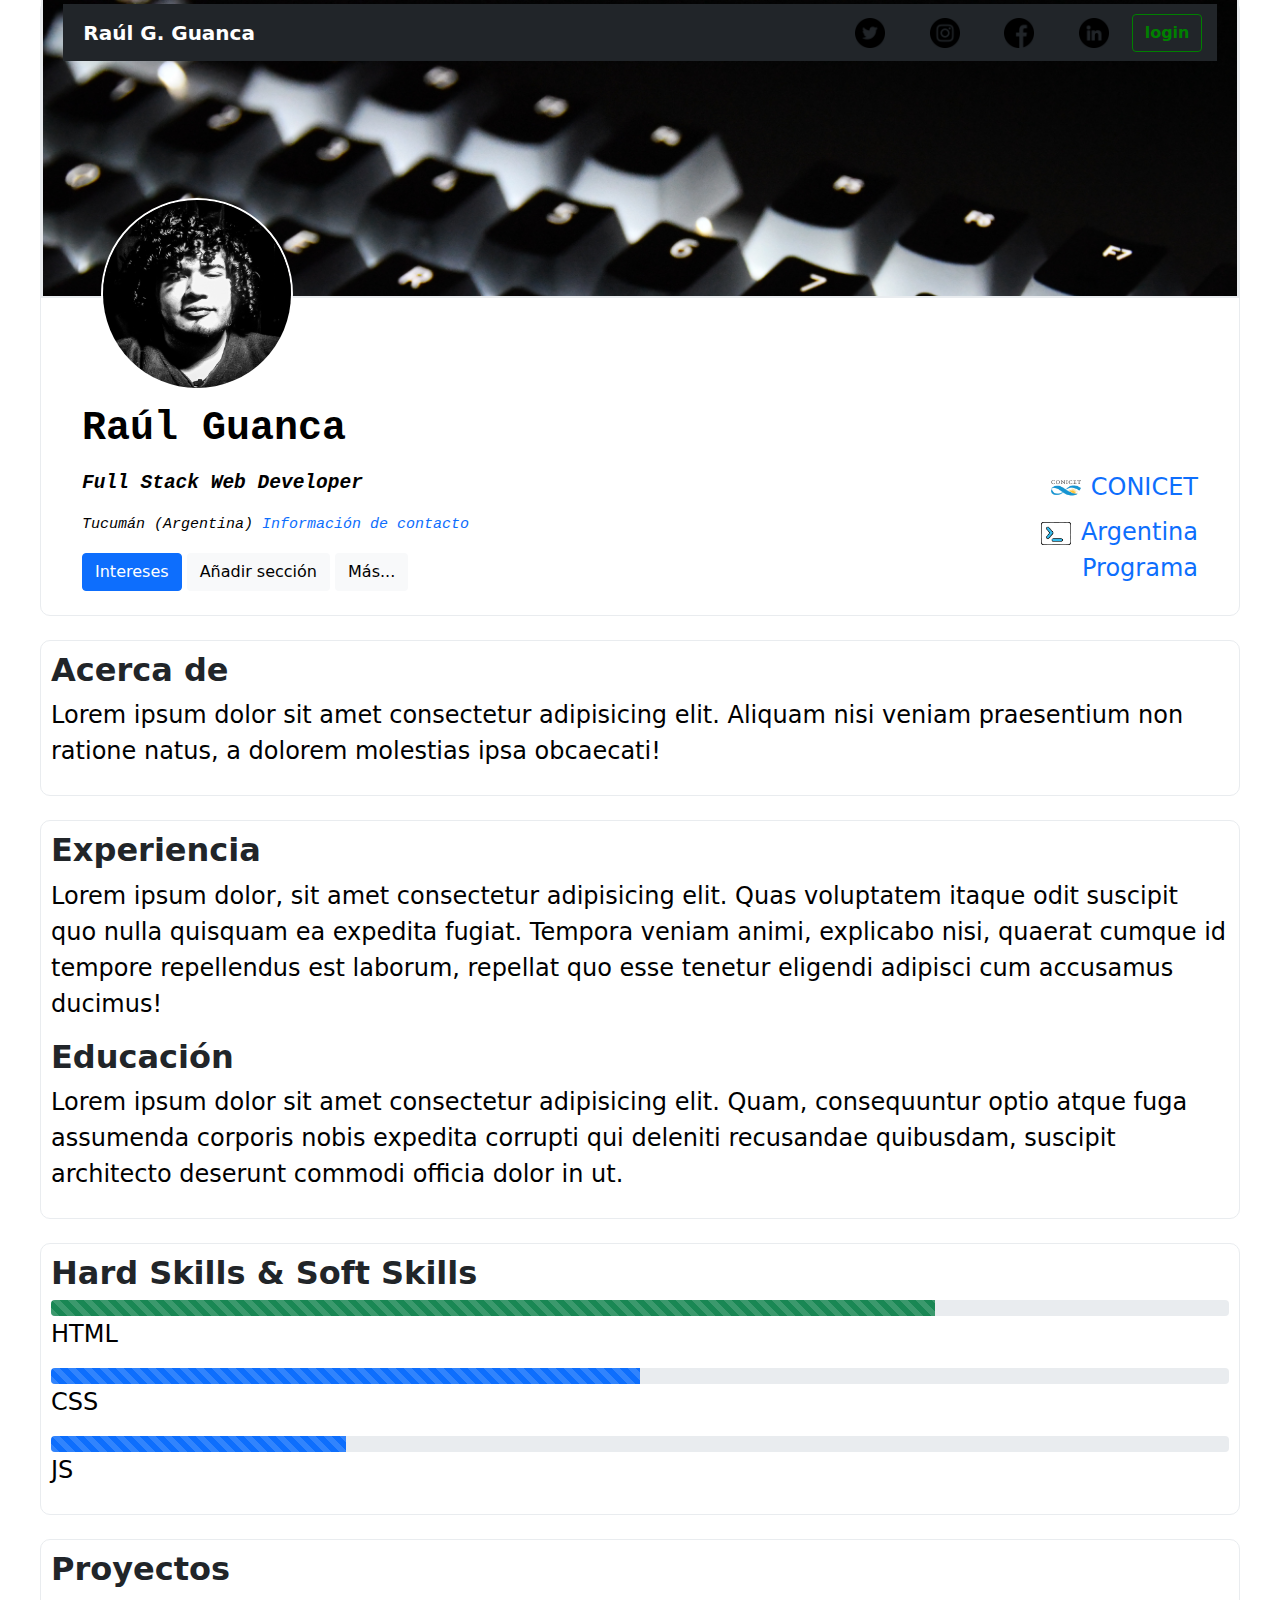
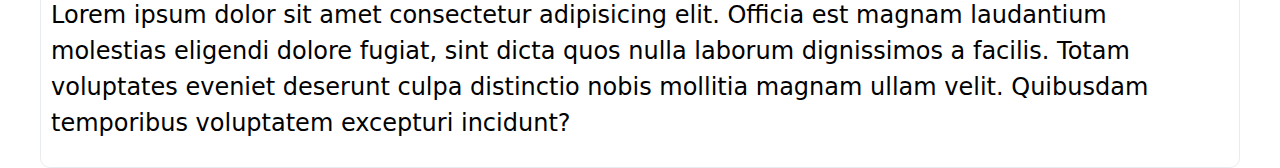
<file: index.html>
<!DOCTYPE html>
<html lang="en">
<head>
    <meta charset="UTF-8">
    <meta http-equiv="X-UA-Compatible" content="IE=edge">
    <meta name="viewport" content="width=device-width, initial-scale=1.0">
    <link rel="stylesheet" href="css/bootstrap.min.css"/>
    <link rel="stylesheet" href="scss/styles.css"/>
    <title>Portfolio Raúl Guanca</title>
</head>
<body>
    <div class="informImpor">
    <header>
      <div class="hdrstyle">
        <div class="nBarStyle">
        <nav class="navbar navbar-expand-xl navbar-dark bg-dark text-white">
            <a class="navbar-brand" href="index.html"><strong>Raúl G. Guanca</strong></a>

            <button class="navbar-toggler" type="button" data-bs-toggle="collapse" data-bs-target="#navbarSupportedContent" aria-controls="navbarSupportedContent" aria-expanded="false" aria-label="Toggle navigation">
              <span class="navbar-toggler-icon"></span>
            </button>
            <div class="collapse navbar-collapse" id="navbarSupportedContent">

                <ul class="navbar-nav flex-row ms-auto">
                  <li class="nav-item">
                    <a class="nav-link" href="https://twitter.com/ra_gabg" target="_blank"><img src="images/twitter.png" alt="Twitter" title="Twitter" width="30px"></a>
                  </li>
                  <li class="nav-item">
                    <a class="nav-link active" href="https://www.instagram.com/ra_gabg/" target="_blank"><img src="images/instagram.png" alt="Instagram" title="Instagram" width="30px"></a>
                  </li>
                  <li class="nav-item">
                    <a class="nav-link" href="https://www.facebook.com/raul.gabg" target="_blank"><img src="images/facebook.png" alt="Facebook" title="Facebook" width="30px"></a>
                  </li>
                  <li class="nav-item">
                    <a class="nav-link" href="https://www.linkedin.com/in/ra%C3%BAl-gabriel-guanca-935828228/" target="_blank"><img src="images/linkedin.png" alt="linkedin" title="linkedin" width="30px"></a>
                  </li>
                </ul>
                
                <div class="btnLog">
                  <button type="button" class="btn" id="glogin" onclick="signIn();"><i class="fa fa-google-plus"></i><b>login</b></button>
                </div>
                
              </nav>  
            </div>
      </div>   
    </header>
          
  <section class="container">    
    <div class="profilePicture">
        <img src="images/gabriel_r_guanca.jpg" title="Raúl" alt="Raúl G. Guanca"/>
      </div>
    
         <div class="tituloNombre">
           <h1>Ra&uacute;l Guanca</h1>
         </div>
        <div>

      <div class="iconsRight">
          <p><a href="https://www.conicet.gov.ar/" target="_blank">
            <img src="images/conicet.png" alt="CONICET">CONICET</a></p>
      </div>
      
      <div class="hardSkill">
        <p><em>Full Stack Web Developer</em></p>
      </div>
      <div class="iconsRight">
          <p><a href="https://www.argentina.gob.ar/produccion/transformacion-digital-y-economia-del-conocimiento/argentina-programa" target="_blank">
              <img src="images/Ap.png" alt="AP">Argentina<br/>Programa</a></p>     
      </div>
      
      <div class="lugarYContacto">
        <p><em>Tucumán (Argentina) <a href="pages/contacto.html" title="contacto">Información de contacto</a></em></p>
      </div>
     </div>
    
      <nav>
          <a href="#" class="btn btn-primary">Intereses</a>
          <span class="botonWhite">
            <a href="#" class="btn">Añadir sección</a>
         <a href="#" class="btn">M&aacute;s...</a>
        </span>
      </nav>
    <br>
    </div>
    <br/>

    <article>
        <h2>Acerca de</h2>
        <p>Lorem ipsum dolor sit amet consectetur adipisicing elit. Aliquam nisi veniam praesentium non ratione natus, a dolorem molestias ipsa obcaecati!</p>
    </article>
    <br/>
    
    <article>
      <h2>Experiencia</h2>
      <p>Lorem ipsum dolor, sit amet consectetur adipisicing elit. Quas voluptatem itaque odit suscipit quo nulla quisquam ea expedita fugiat. Tempora veniam animi, explicabo nisi, quaerat cumque id tempore repellendus est laborum, repellat quo esse tenetur eligendi adipisci cum accusamus ducimus!</p>
      <h2>Educaci&oacute;n</h2>
      <p>Lorem ipsum dolor sit amet consectetur adipisicing elit. Quam, consequuntur optio atque fuga assumenda corporis nobis expedita corrupti qui deleniti recusandae quibusdam, suscipit architecto deserunt commodi officia dolor in ut.</p>
    </article>

    <br>
    
    <article class="progressBar">
      <h2>Hard Skills & Soft Skills</h2>
      <div class="progress">
        <div class="progress-bar bg-success progress-bar-striped progress-bar-animated" role="progressbar" aria-valuenow="75" aria-valuemin="0" aria-valuemax="100" style="width: 75%"></div>
      </div>
      <p>HTML</p>
      <div class="progress">
        <div class="progress-bar progress-bar-striped progress-bar-animated" role="progressbar" aria-valuenow="50" aria-valuemin="0" aria-valuemax="100" style="width: 50%"></div>
      </div>
      <p>CSS</p>
      <div class="progress">
        <div class="progress-bar progress-bar-striped progress-bar-animated" role="progressbar" aria-valuenow="25" aria-valuemin="0" aria-valuemax="100" style="width: 25%"></div>
      </div>
       <p>JS</p>
    </article>

    <br>

    <article>
      <h2>Proyectos</h2>
      <p>Lorem ipsum dolor sit amet consectetur adipisicing elit. Officia est magnam laudantium molestias eligendi dolore fugiat, sint dicta quos nulla laborum dignissimos a facilis. Totam voluptates eveniet deserunt culpa distinctio nobis mollitia magnam ullam velit. Quibusdam temporibus voluptatem excepturi incidunt?</p>
    </article>
    
  </section>
    <script src="js/bootstrap.bundle.min.js"/></script>
</body>
</html>
</file>
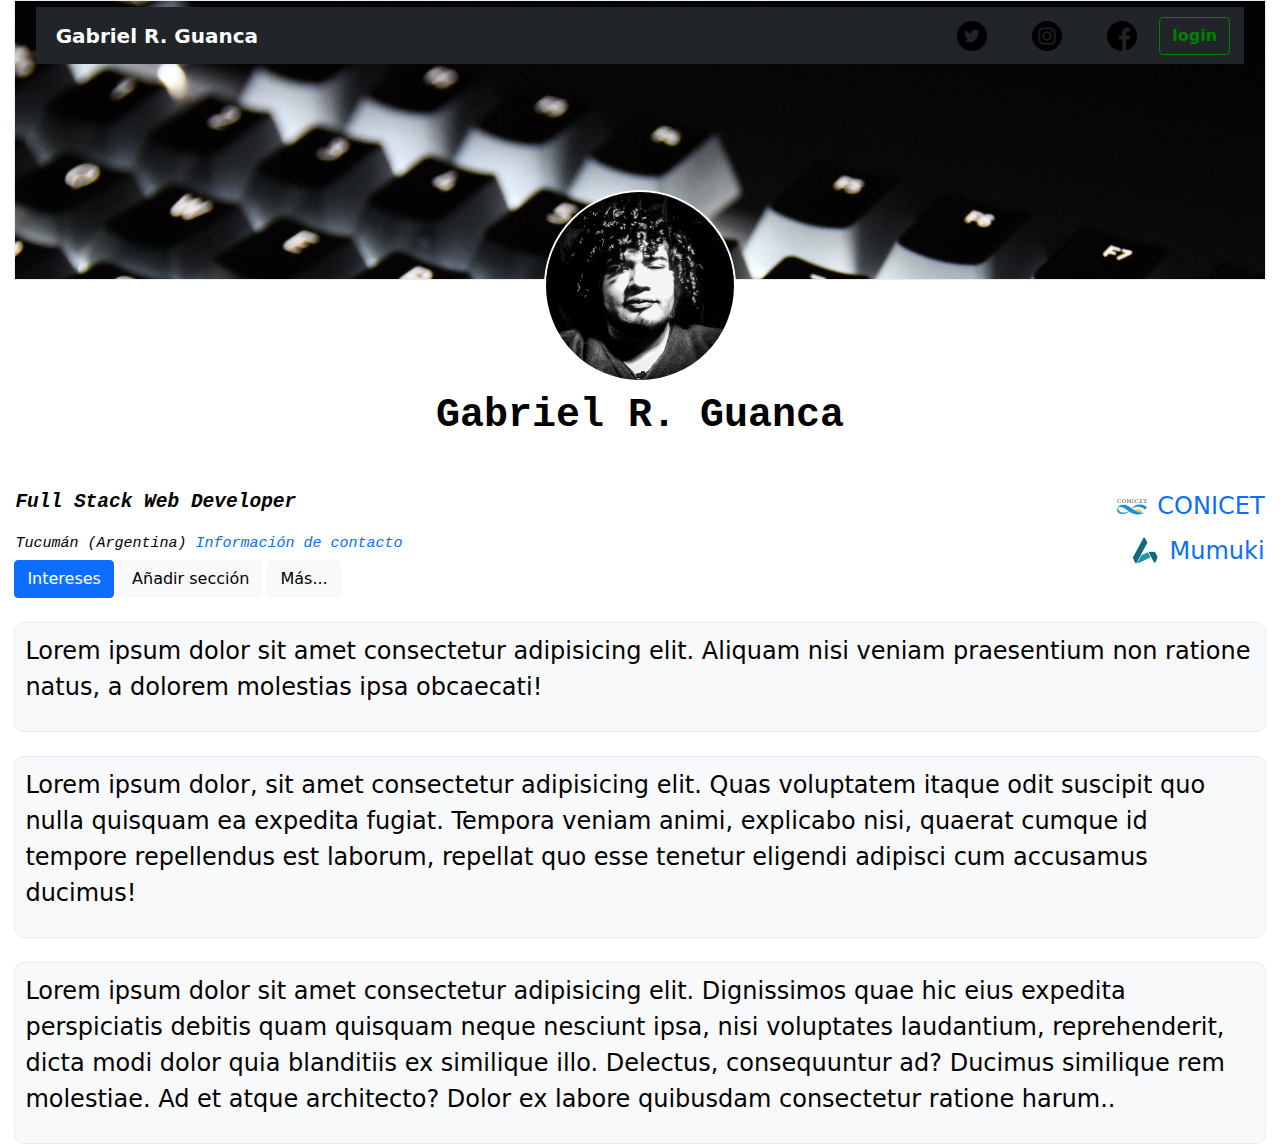
<file: Front-End/index.html>
<!DOCTYPE html>
<html lang="en">
<head>
    <meta charset="UTF-8">
    <meta http-equiv="X-UA-Compatible" content="IE=edge">
    <meta name="viewport" content="width=device-width, initial-scale=1.0">
    <link rel="stylesheet" href="css/bootstrap.min.css"/>
    <link rel="stylesheet" href="scss/styles.css"/>
    <title>Portfolio Gabriel Guanca</title>
</head>
<body>
    <header>
        <div class="nBarStyle">
        <nav class="navbar navbar-expand-xl navbar-dark bg-dark text-white">
            <a class="navbar-brand" href="index.html"><strong>Gabriel R. Guanca</strong></a>

                <ul class="navbar-nav flex-row ms-auto">
                  <li class="nav-item">
                    <a class="nav-link" href="https://twitter.com/rg_gabu" target="_blank"><img src="images/twitter.png" alt="Twitter" title="Twitter" width="30px"></a>
                  </li>
                  <li class="nav-item">
                    <a class="nav-link active" href="https://www.instagram.com/r_ggabu/" target="_blank"><img src="images/instagram.png" alt="Instagram" title="Instagram" width="30px"></a>
                  </li>
                  <li class="nav-item">
                    <a class="nav-link" href="https://www.facebook.com/rg.gabu" target="_blank"><img src="images/facebook.png" alt="Facebook" title="Facebook" width="30px"></a>
                  </li>
                </ul>
  
              <div class="btnLog">
                <button type="button" class="btn" id="glogin" onclick="signIn();"><i class="fa fa-google-plus"></i><b>login</b></button>
              </div>
          
        </nav>  
    </div>
    
    <div class="profilePicture">
       <img src="images/gabriel_r_guanca.jpg" title="Gabriel" alt="Gabriel R. Guanca"/>
    </div>
    
    <div class="tituloNombre">
        <h1>Gabriel R. Guanca</h1>
    </div>
    <br/>
    <div>

      <div class="iconsRight">
          <p><a href="https://www.conicet.gov.ar/">
            <img src="images/conicet.png" alt="CONICET">CONICET</a></p>
      </div>
      
      <div class="acercaDe">
        <p><em>Full Stack Web Developer</em></p>
      </div>
      <div class="iconsRight">
          <p><a href="https://mumuki.io/home/">
              <img src="images/mumuki.png" alt="Mumuki">Mumuki</a></p>     
      </div>
      
      <div class="lugarYContacto">
        <p><em>Tucumán (Argentina) <a href="pages/contacto.html" title="contacto">Información de contacto</a></em></p>
      </div>
    </div>
  </header>
    
    <section>
      <span>
        <div style="margin-top: 280px";></div>
      </span>
      
        <nav>
          <a href="#" class="btn btn-primary">Intereses</a>
          <span class="botonWhite">
            <a href="#" class="btn">Añadir sección</a>
         <a href="#" class="btn">M&aacute;s...</a>
        </span>
      </nav>

    <br/>

    <article>
        <p>Lorem ipsum dolor sit amet consectetur adipisicing elit. Aliquam nisi veniam praesentium non ratione natus, a dolorem molestias ipsa obcaecati!</p>
    </article>
    <br/>
    
    <article>
      <p>Lorem ipsum dolor, sit amet consectetur adipisicing elit. Quas voluptatem itaque odit suscipit quo nulla quisquam ea expedita fugiat. Tempora veniam animi, explicabo nisi, quaerat cumque id tempore repellendus est laborum, repellat quo esse tenetur eligendi adipisci cum accusamus ducimus!</p>
    </article>

    <br>
    
    <article>
      <p>Lorem ipsum dolor sit amet consectetur adipisicing elit. Dignissimos quae hic eius expedita perspiciatis debitis quam quisquam neque nesciunt ipsa, nisi voluptates laudantium, reprehenderit, dicta modi dolor quia blanditiis ex similique illo. Delectus, consequuntur ad? Ducimus similique rem molestiae. Ad et atque architecto? Dolor ex labore quibusdam consectetur ratione harum..</p>
    </article>
    
  </section>
    <script src="js/bootstrap.bundle.min.js"/></script>
</body>
</html>
</file>
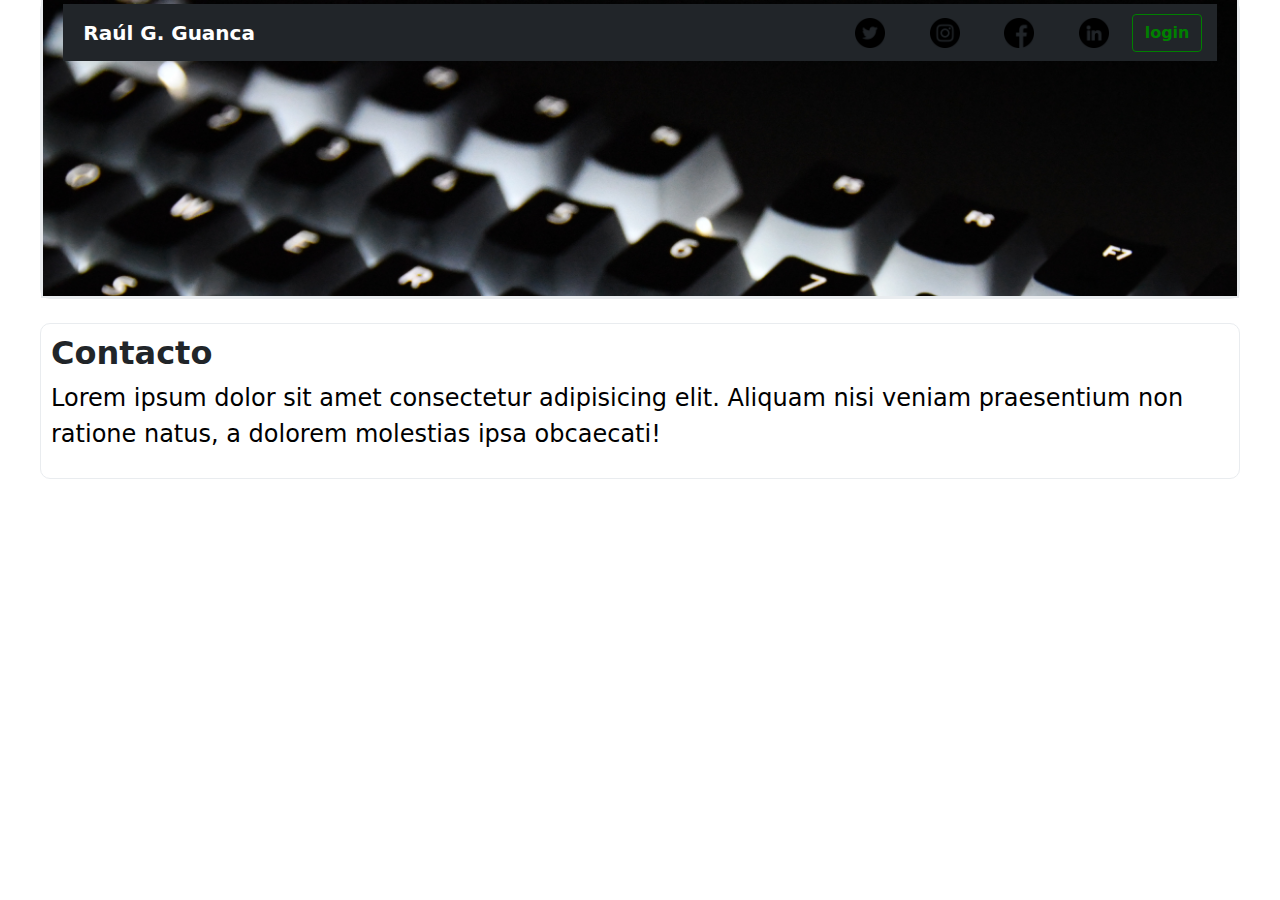
<file: pages/contacto.html>
<!DOCTYPE html>
<html lang="en">
<head>
    <meta charset="UTF-8">
    <meta http-equiv="X-UA-Compatible" content="IE=edge">
    <meta name="viewport" content="width=device-width, initial-scale=1.0">
    <link rel="stylesheet" href="../css/bootstrap.min.css"/>
    <link rel="stylesheet" href="../scss/styles.css"/>
    <title>Conctacto</title>
</head>
<body>
  <div class="informImpor">
    <header>
      <div class="hdrstyle">
        <div class="nBarStyle">
        <nav class="navbar navbar-expand-xl navbar-dark bg-dark text-white">
            <a class="navbar-brand" href="../index.html"><strong>Raúl G. Guanca</strong></a>

            <button class="navbar-toggler" type="button" data-bs-toggle="collapse" data-bs-target="#navbarSupportedContent" aria-controls="navbarSupportedContent" aria-expanded="false" aria-label="Toggle navigation">
              <span class="navbar-toggler-icon"></span>
            </button>
            <div class="collapse navbar-collapse" id="navbarSupportedContent">

                <ul class="navbar-nav flex-row ms-auto">
                  <li class="nav-item">
                    <a class="nav-link" href="https://twitter.com/rg_gabu" target="_blank"><img src="../images/twitter.png" alt="Twitter" title="Twitter" width="30px"></a>
                  </li>
                  <li class="nav-item">
                    <a class="nav-link active" href="https://www.instagram.com/r_ggabu/" target="_blank"><img src="../images/instagram.png" alt="Instagram" title="Instagram" width="30px"></a>
                  </li>
                  <li class="nav-item">
                    <a class="nav-link" href="https://www.facebook.com/rg.gabu" target="_blank"><img src="../images/facebook.png" alt="Facebook" title="Facebook" width="30px"></a>
                  </li>
                  <li class="nav-item">
                    <a class="nav-link" href="https://www.linkedin.com/in/ra%C3%BAl-gabriel-guanca-935828228/" target="_blank"><img src="../images/linkedin.png" alt="linkedin" title="linkedin" width="30px"></a>
                  </li>
                </ul>
                
                <div class="btnLog">
                  <button type="button" class="btn" id="glogin" onclick="signIn();"><i class="fa fa-google-plus"></i><b>login</b></button>
                </div>
                
              </nav>  
            </div>
      </div>   
    </header>
  </div>
        <br/>
        <article>
          <h2>Contacto</h2>
          <p>Lorem ipsum dolor sit amet consectetur adipisicing elit. Aliquam nisi veniam praesentium non ratione natus, a dolorem molestias ipsa obcaecati!</p>
      </article>
        <br/>
        
        <div>
          
        </div>
        
        
      </section> 
    <script src="../js/bootstrap.bundle.min.js"/></script>
</body>
</html>
</file>
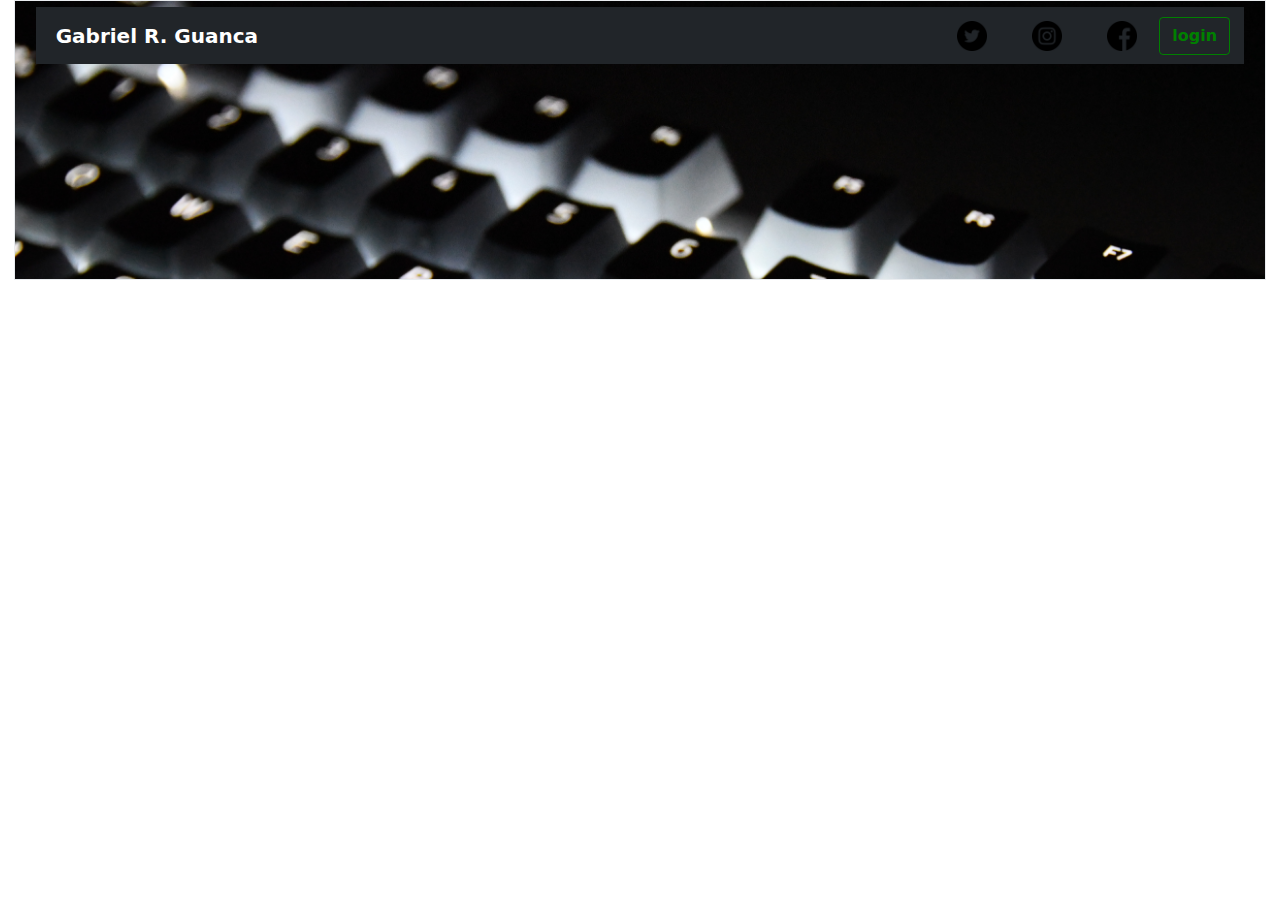
<file: Front-End/pages/contacto.html>
<!DOCTYPE html>
<html lang="en">
<head>
    <meta charset="UTF-8">
    <meta http-equiv="X-UA-Compatible" content="IE=edge">
    <meta name="viewport" content="width=device-width, initial-scale=1.0">
    <link rel="stylesheet" href="../css/bootstrap.min.css"/>
    <link rel="stylesheet" href="../scss/styles.css"/>
    <title>Conctacto</title>
</head>
<body>
    <header>
      <div class="nBarStyle">
        <nav class="navbar navbar-expand-xl navbar-dark bg-dark text-white">
            <a class="navbar-brand" href="index.html"><strong>Gabriel R. Guanca</strong></a>

                <ul class="navbar-nav flex-row ms-auto">
                  <li class="nav-item">
                    <a class="nav-link" href="https://twitter.com/rg_gabu" target="_blank"><img src="../images/twitter.png" alt="Twitter" title="Twitter" width="30px"></a>
                  </li>
                  <li class="nav-item">
                    <a class="nav-link active" href="https://www.instagram.com/r_ggabu/" target="_blank"><img src="../images/instagram.png" alt="Instagram" title="Instagram" width="30px"></a>
                  </li>
                  <li class="nav-item">
                    <a class="nav-link" href="https://www.facebook.com/rg.gabu" target="_blank"><img src="../images/facebook.png" alt="Facebook" title="Facebook" width="30px"></a>
                  </li>
                </ul>
  
              <div class="btnLog">
                <button type="button" class="btn" id="glogin" onclick="signIn();"><i class="fa fa-google-plus"></i><b>login</b></button>
              </div>
          
        </nav>  
    </div>
    </header>
    
        <br/>
        <div>
          
        </div>
        <br/>
        
        <div>
          
        </div>
        
        
      </section> 
    <script src="../js/bootstrap.bundle.min.js"/></script>
</body>
</html>
</file>
<file: scss/styles.css>
html {
  margin: 0in 0.15in;
}

body {
  background-color: white;
  min-height: 100vh;
  max-width: 1200px;
  margin: 0 auto;
}

h1 {
  color: black;
  font-weight: bold;
  background-color: transparent;
  background-image: none;
}

h2 {
  font-weight: bold;
}

p {
  font-size: 1.5em;
  color: black;
  background-color: transparent;
  background-image: none;
}

a {
  text-decoration: none;
}

header {
  border: 1px solid #e9ecef;
  background: url("../images/background_keyboard.jpg") no-repeat center center fixed;
  background-size: cover;
  margin-top: -5px;
}

.hdrstyle {
  border: 1px solid #e9ecef;
  height: 300px;
  width: 100%;
  position: relative;
  left: 0;
  top: 0;
}

.informImpor {
  border: 1px solid #e9ecef;
  border-radius: 10px;
}

.profilePicture img {
  width: 2in;
  height: 2in;
  display: block;
  position: relative;
  border-radius: 100px;
  border: 0.03in solid white;
  margin-left: 0.2in;
}

.container {
  margin-top: -100px;
}

.tituloNombre {
  color: black;
  font-family: "Courier New", Courier, monospace;
  text-align: left;
  margin-top: 15px;
}

.hardSkill {
  font-family: "Courier New", Courier, monospace;
  font-size: small;
  font-weight: bold;
}

.lugarYContacto {
  font-family: "Courier New", Courier, monospace;
  font-size: x-small;
}

.irInicio {
  font-size: large;
  font-weight: bold;
  font-family: "Courier New", Courier, monospace;
}

.nBarStyle, .navbar-brand, .nav-link {
  margin: 0in 0.15in;
  padding: 0.06in;
}

.menuLinks ul {
  list-style-type: none;
  background-color: #457b9d;
  overflow: hidden;
  margin-right: 0px;
  padding: 0%;
}

.menuLinks li a {
  display: flexbox;
  color: white;
  text-align: center;
  padding: 15px;
  text-decoration: none;
}

.menuLinks li {
  float: left;
}

.botonWhite .btn {
  background-color: #f8f9fa;
  border-color: none;
  color: black;
}

article {
  border: 1px solid #e9ecef;
  border-radius: 10px;
  padding: 10px;
  background-color: none;
}

.btnLog .btn {
  background-color: rgba(var(--bs-dark-rgb), var(--bs-bg-opacity)) !important;
  border-color: green;
  color: green;
  margin-right: 0.15in;
}

.iconsRight img {
  float: right reverse;
  width: 50px;
  padding: 0px 10px;
}

.iconsRight p a {
  float: right;
  text-align: right;
}/*# sourceMappingURL=styles.css.map */
</file>
<file: Front-End/scss/styles.css>
html {
  margin: 0in 0.15in;
}

body {
  background-color: white;
}

h1 {
  color: black;
  font-weight: bold;
  background-color: transparent;
  background-image: none;
}

p {
  font-size: 1.5em;
  color: black;
  background-color: transparent;
  background-image: none;
}

a {
  text-decoration: none;
}

header {
  border: 1px solid #e9ecef;
  background: url("../images/background_keyboard.jpg") no-repeat center center fixed;
  background-size: cover;
  height: 280px;
  width: 100%;
  position: relative;
  left: 0;
  top: 0;
}

.profilePicture img {
  width: 2in;
  height: 2in;
  display: block;
  margin: 0px auto;
  position: relative;
  top: 120px;
  border-radius: 100px;
  border: 0.03in solid white;
}

.tituloNombre {
  color: black;
  font-family: "Courier New", Courier, monospace;
  text-align: center;
  margin-top: 130px;
}

.acercaDe {
  font-family: "Courier New", Courier, monospace;
  font-size: small;
  font-weight: bold;
}

.lugarYContacto {
  font-family: "Courier New", Courier, monospace;
  font-size: x-small;
}

.irInicio {
  margin-top: 240px;
  font-size: large;
  font-weight: bold;
  font-family: "Courier New", Courier, monospace;
}

.nBarStyle, .navbar-brand, .nav-link {
  margin: 0in 0.15in;
  padding: 0.06in;
}

.menuLinks ul {
  list-style-type: none;
  background-color: #457b9d;
  overflow: hidden;
  margin-right: 0px;
  padding: 0%;
}

.menuLinks li a {
  display: flexbox;
  color: white;
  text-align: center;
  padding: 15px;
  text-decoration: none;
}

.menuLinks li {
  float: left;
}

.botonWhite .btn {
  background-color: #f8f9fa;
  border-color: none;
  color: black;
}

article {
  border: 1px solid #e9ecef;
  border-radius: 10px;
  padding: 10px;
  background-color: #f8f9fa;
}

.btnLog .btn {
  background-color: rgba(var(--bs-dark-rgb), var(--bs-bg-opacity)) !important;
  border-color: green;
  color: green;
  margin-right: 0.15in;
}

.iconsRight img {
  float: right reverse;
  width: 50px;
  padding: 0px 10px;
}

.iconsRight p a {
  float: right;
  text-align: right;
}/*# sourceMappingURL=styles.css.map */
</file>
